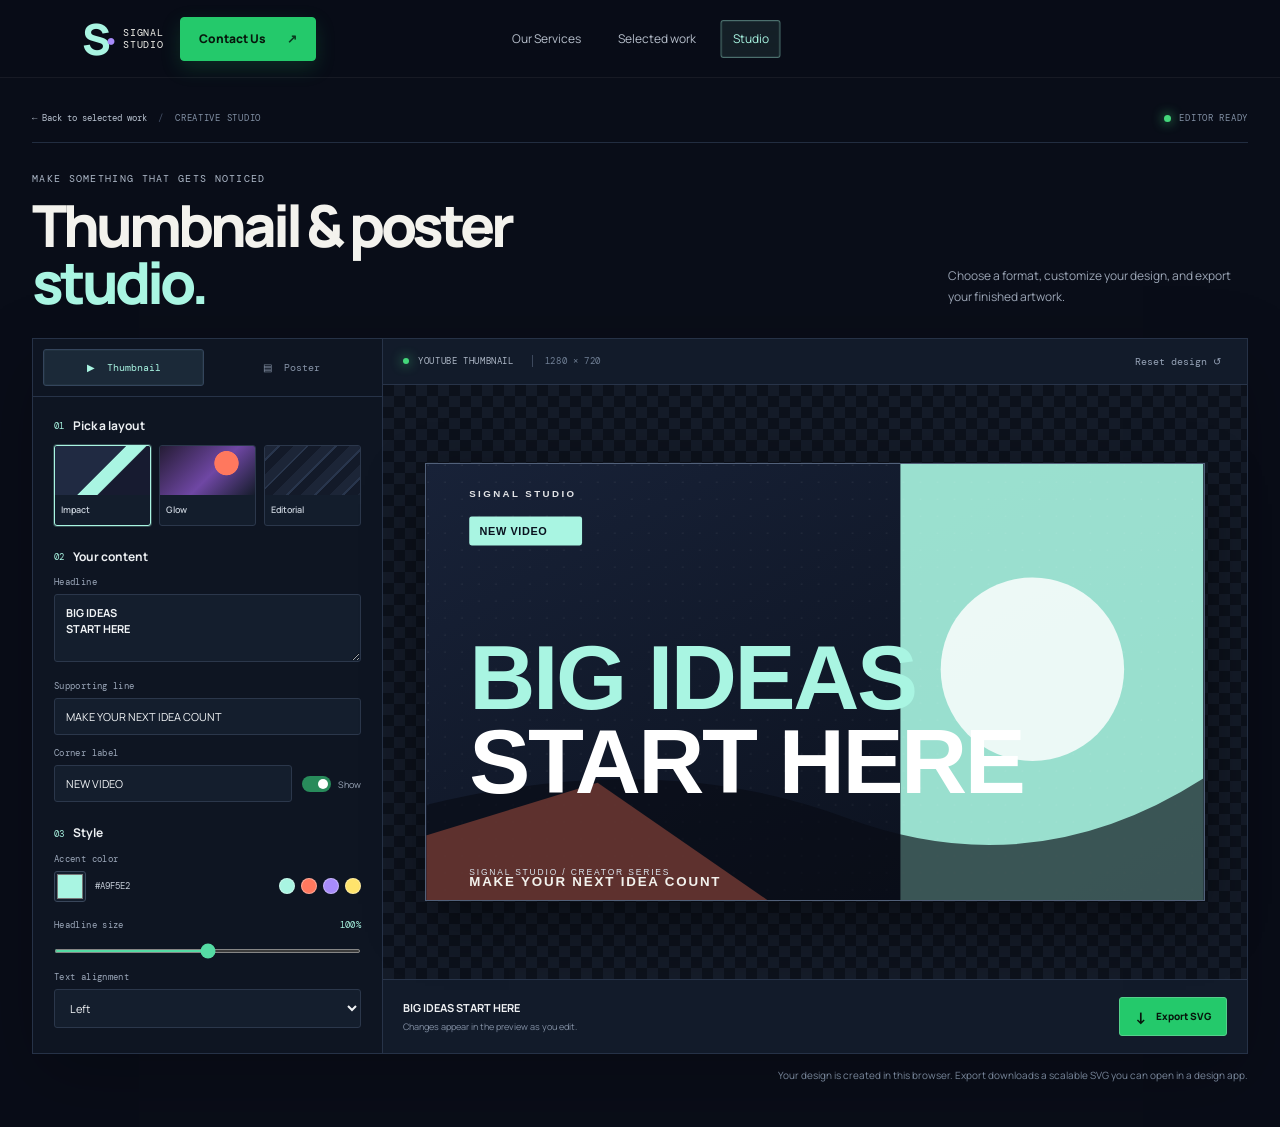
<file: studio.html>
<!doctype html>
<html lang="en">
<head>
  <meta charset="utf-8">
  <meta name="viewport" content="width=device-width, initial-scale=1">
  <meta name="theme-color" content="#090d18">
  <meta name="description" content="Create and export custom thumbnail and poster designs with the Signal Studio editor.">
  <title>Creative Studio — Signal Studio</title>
  <link rel="preconnect" href="https://fonts.googleapis.com">
  <link rel="preconnect" href="https://fonts.gstatic.com" crossorigin>
  <link href="https://fonts.googleapis.com/css2?family=DM+Mono:wght@400;500&family=Manrope:wght@400;500;600;700;800&display=swap" rel="stylesheet">
  <link href="https://cdn.jsdelivr.net/npm/bootstrap@5.3.3/dist/css/bootstrap.min.css" rel="stylesheet">
  <link rel="stylesheet" href="styles.css">
  <link rel="stylesheet" href="thumbnail-styles.css">
  <link rel="stylesheet" href="studio-editor.css">
</head>
<body class="studio-editor-page">
  <nav class="navbar navbar-expand-lg fixed-top studio-nav" aria-label="Main navigation">
    <div class="container-xl">
      <a class="navbar-brand" href="index.html#top" aria-label="Signal Studio home"><span class="brand-mark">S<span>·</span></span><span class="brand-name">SIGNAL<br>STUDIO</span></a>
      <div class="nav-links d-none d-md-flex ms-auto me-4"><a href="index.html#services">Our Services</a><a href="index.html#work">Selected work</a><a href="studio.html" class="is-active" aria-current="page">Studio</a></div>
      <a class="btn btn-contact d-none d-sm-inline-flex" href="mailto:sreecharanthalapati@gmail.com">Contact Us <span aria-hidden="true">↗</span></a>
      <button class="navbar-toggler ms-2" type="button" data-bs-toggle="collapse" data-bs-target="#mobileNav" aria-controls="mobileNav" aria-expanded="false" aria-label="Toggle navigation"><span class="navbar-toggler-icon"></span></button>
      <div class="collapse navbar-collapse" id="mobileNav"><div class="navbar-nav ms-auto d-md-none"><a class="nav-link" href="index.html#services">Our Services</a><a class="nav-link" href="index.html#work">Selected work</a><a class="nav-link active" href="studio.html" aria-current="page">Studio</a><a class="nav-link" href="mailto:sreecharanthalapati@gmail.com">Contact Us ↗</a></div></div>
    </div>
  </nav>

  <main class="editor-main container-fluid">
    <div class="editor-topline"><div><a href="index.html#work">← Back to selected work</a><span class="editor-divider">/</span><span>CREATIVE STUDIO</span></div><span class="editor-status"><i></i> EDITOR READY</span></div>
    <header class="editor-heading"><div><div class="eyebrow">MAKE SOMETHING THAT GETS NOTICED</div><h1>Thumbnail & poster<br><span>studio.</span></h1></div><p>Choose a format, customize your design, and export your finished artwork.</p></header>

    <section class="editor-shell" aria-label="Thumbnail and poster editor">
      <aside class="editor-controls">
        <div class="format-switch" role="tablist" aria-label="Choose artwork format">
          <button class="format-tab active" id="thumbnailTab" role="tab" aria-selected="true" data-format="thumbnail">▶ &nbsp;Thumbnail</button>
          <button class="format-tab" id="posterTab" role="tab" aria-selected="false" data-format="poster">▤ &nbsp;Poster</button>
        </div>
        <div class="control-content">
          <div class="control-heading"><span>01</span><h2>Pick a layout</h2></div>
          <div class="template-options" id="templateOptions"></div>

          <div class="control-heading control-heading-spaced"><span>02</span><h2>Your content</h2></div>
          <label class="field-label" for="headlineInput">Headline</label>
          <textarea id="headlineInput" class="editor-input headline-input" maxlength="60" rows="2">BIG IDEAS
START HERE</textarea>
          <label class="field-label" for="subtitleInput">Supporting line</label>
          <input id="subtitleInput" class="editor-input" type="text" maxlength="70" value="MAKE YOUR NEXT IDEA COUNT">
          <div class="field-row">
            <div class="field-grow"><label class="field-label" for="badgeInput">Corner label</label><input id="badgeInput" class="editor-input" type="text" maxlength="20" value="NEW VIDEO"></div>
            <label class="toggle-field"><input id="showBadge" type="checkbox" checked><span class="toggle-ui"></span><span>Show</span></label>
          </div>

          <div class="control-heading control-heading-spaced"><span>03</span><h2>Style</h2></div>
          <label class="field-label" for="accentInput">Accent color</label>
          <div class="color-row"><input id="accentInput" class="color-input" type="color" value="#a9f5e2"><span id="accentValue">#A9F5E2</span><div class="swatch-list" aria-label="Quick colors"><button class="swatch" style="--swatch:#a9f5e2" data-color="#a9f5e2" aria-label="Mint"></button><button class="swatch" style="--swatch:#ff785e" data-color="#ff785e" aria-label="Coral"></button><button class="swatch" style="--swatch:#a78bfa" data-color="#a78bfa" aria-label="Violet"></button><button class="swatch" style="--swatch:#ffe36c" data-color="#ffe36c" aria-label="Yellow"></button></div></div>
          <label class="field-label range-label" for="sizeInput"><span>Headline size</span><output id="sizeOutput">100%</output></label>
          <input id="sizeInput" class="editor-range" type="range" min="75" max="125" value="100">
          <label class="field-label" for="alignInput">Text alignment</label>
          <select id="alignInput" class="editor-input"><option value="left">Left</option><option value="center">Center</option></select>
        </div>
      </aside>

      <div class="editor-workspace">
        <div class="canvas-toolbar"><div><span class="canvas-live-dot"></span><span id="canvasFormat">YOUTUBE THUMBNAIL</span><span class="canvas-dimensions" id="canvasDimensions">1280 × 720</span></div><button id="resetButton" class="reset-button" type="button">Reset design ↺</button></div>
        <div class="canvas-stage"><div class="canvas-frame" id="canvasFrame"><svg id="designCanvas" xmlns="http://www.w3.org/2000/svg" role="img" aria-label="Live thumbnail preview"></svg></div></div>
        <div class="canvas-footer"><div><strong id="canvasTitle">Untitled thumbnail</strong><span>Changes appear in the preview as you edit.</span></div><button id="exportButton" class="export-button" type="button"><span>↓</span> Export SVG</button></div>
      </div>
    </section>
    <p class="editor-footnote">Your design is created in this browser. Export downloads a scalable SVG you can open in a design app.</p>
  </main>

  <script src="https://cdn.jsdelivr.net/npm/bootstrap@5.3.3/dist/js/bootstrap.bundle.min.js"></script>
  <script src="studio-editor.js"></script>
</body>
</html>
</file>
<file: styles.css>
:root{--ink:#090d18;--panel:#111827;--panel2:#151e30;--line:#263144;--text:#f3f2ed;--muted:#9ba5b5;--cyan:#a9f5e2;--violet:#a78bfa;--orange:#ff785e;--mono:'DM Mono',monospace;--sans:'Manrope',sans-serif}*{box-sizing:border-box}html{scroll-behavior:smooth;scroll-padding-top:82px}body{margin:0;background:var(--ink);color:var(--text);font-family:var(--sans);font-size:15px;overflow-x:hidden}a{color:inherit;text-decoration:none}.studio-nav{height:78px;background:rgba(9,13,24,.87);backdrop-filter:blur(18px);border-bottom:1px solid rgba(255,255,255,.06)}.studio-nav .container-xl{height:100%}.navbar-brand{display:flex;align-items:center;gap:10px;color:var(--text);padding:0}.brand-mark{font-size:35px;font-weight:800;line-height:1;letter-spacing:-5px;color:var(--cyan)}.brand-mark span{color:var(--violet)}.brand-name{font:9px/1.1 var(--mono);letter-spacing:.08em}.nav-links{display:flex;gap:31px}.nav-links a{font-size:12px;color:#b8c0cd;transition:color .2s}.nav-links a:hover,.text-link:hover{color:var(--cyan)}.btn-contact{border:1px solid #394357;color:var(--text);border-radius:3px;padding:11px 17px;font-size:12px;gap:21px}.btn-contact span{color:var(--cyan)}.btn-contact:hover{background:var(--cyan);color:var(--ink)}.navbar-toggler{border:1px solid #394357;padding:7px}.navbar-toggler-icon{filter:invert(1);width:1.2em}.hero{position:relative;min-height:710px;display:grid;grid-template-columns:1fr 1fr;align-items:center;padding-top:100px;padding-bottom:104px}.hero-copy{position:relative;z-index:2;padding:12px 0 20px}.eyebrow{font:10px var(--mono);letter-spacing:.13em;color:#aeb9c9}.eyebrow span{color:#677285}.eyebrow i,.live-dot{display:inline-block;width:7px;height:7px;background:var(--cyan);border-radius:50%;margin-right:8px;box-shadow:0 0 12px var(--cyan)}h1,h2,h3,p{margin-top:0}.hero h1{font-size:clamp(55px,7vw,96px);line-height:.98;letter-spacing:-.075em;font-weight:700;margin:27px 0 22px}.hero h1 span,.section-heading h2 span,.about-left h2 span,.cta-inner h2 span{color:var(--cyan)}.hero-intro{max-width:410px;font-size:15px;line-height:1.8;color:#a4adbb}.hero-actions{display:flex;align-items:center;gap:26px;margin-top:32px}.btn-primary{border:0;border-radius:2px;background:var(--cyan);color:var(--ink);padding:14px 20px;font-weight:700;font-size:12px;display:inline-flex;align-items:center;gap:28px}.btn-primary:hover{background:#d2fff4;color:var(--ink);transform:translateY(-2px)}.text-link{font-size:12px;font-weight:600;color:#d0d5dc}.text-link span{color:var(--violet);margin-left:7px}.hero-meta{display:flex;gap:28px;margin-top:73px;font:9px var(--mono);letter-spacing:.06em;color:#778296}.hero-meta .live-dot{width:6px;height:6px}.hero-art{height:480px;position:relative;display:grid;place-items:center}.hero-orbit{position:absolute;border:1px solid rgba(169,245,226,.15);border-radius:50%;width:410px;height:410px}.orbit-two{width:495px;height:495px;border-color:rgba(167,139,250,.15)}.art-star{position:absolute;font-size:150px;color:var(--cyan);opacity:.95;z-index:1;transform:translate(94px,-89px);text-shadow:0 0 48px rgba(169,245,226,.12)}.art-slab{position:relative;z-index:2;width:295px;height:366px;background:linear-gradient(145deg,#222c43,#151d30);border:1px solid #44516a;box-shadow:22px 22px 0 rgba(167,139,250,.14);padding:20px 23px;transform:rotate(-5deg);overflow:hidden}.slab-top,.slab-bottom{font:9px var(--mono);letter-spacing:.14em;color:#abb6c7;position:relative;z-index:2}.art-slab strong{position:relative;z-index:2;display:block;font-size:60px;line-height:.88;letter-spacing:-.08em;margin-top:68px}.art-slab strong em{font-style:normal;color:var(--cyan)}.slab-bottom{position:absolute;left:23px;bottom:22px;line-height:1.8}.slab-shape{position:absolute;width:250px;height:250px;border:42px solid var(--violet);border-radius:50%;right:-105px;bottom:-110px;opacity:.85}.art-tag{position:absolute;z-index:3;font:9px/1.5 var(--mono);letter-spacing:.09em}.tag-a{left:8px;top:80px;color:var(--cyan)}.tag-b{right:0;top:137px;color:#9ca7b7}.hero-stamp{position:absolute;z-index:4;right:8%;bottom:35px;width:100px;height:100px;background:var(--orange);border-radius:50%;display:flex;flex-direction:column;justify-content:center;align-items:center;color:#1a1720;font:10px/1.1 var(--mono);letter-spacing:.1em;transform:rotate(11deg)}.hero-stamp span{font-size:19px}.hero-counter{position:absolute;bottom:4px;right:20px;display:flex;gap:12px;align-items:center;font:10px var(--mono);color:#8792a4}.hero-counter i{width:70px;height:1px;background:#424d5f}.scroll-cue{position:absolute;bottom:22px;left:12px;display:flex;gap:13px;align-items:center;color:#8490a2;font:9px var(--mono);letter-spacing:.1em}.scroll-cue b{font-size:16px;color:var(--cyan);font-weight:400}.section-pad{padding:108px 0}.services-section{background:#0d1220;border-top:1px solid #1a2232;border-bottom:1px solid #1a2232}.section-heading{margin-bottom:49px}.section-heading h2,.about-left h2,.cta-inner h2{font-size:clamp(42px,5.4vw,68px);line-height:1;letter-spacing:-.07em;font-weight:700;margin:20px 0 0}.section-heading>div:last-child p{font-size:13px;line-height:1.8;color:var(--muted);max-width:350px;margin-bottom:5px}.service-card{height:100%;min-height:300px;background:#111827;border:1px solid #242e40;padding:24px;position:relative;transition:transform .25s,border-color .25s}.service-card:hover{transform:translateY(-5px);border-color:#59657a}.service-card.featured{background:#141d2d;border-color:#33415a}.service-number{font:9px var(--mono);letter-spacing:.1em;color:#8792a4}.service-icon{position:absolute;right:22px;top:20px;font-size:25px}.icon-play{color:var(--violet)}.icon-star{color:var(--cyan)}.icon-squares{color:var(--orange)}.service-card h3{margin-top:56px;font-size:27px;line-height:1.05;letter-spacing:-.055em}.service-card p{max-width:240px;font-size:12px;line-height:1.7;color:#98a3b3}.service-card>a{position:absolute;right:22px;bottom:20px;color:var(--cyan);font-size:18px}.work-section{background:var(--ink)}.filter-row{border-top:1px solid #252e3e;border-bottom:1px solid #252e3e;padding:12px 0;display:flex;justify-content:space-between;align-items:center;margin-bottom:20px}.filters{display:flex;gap:5px}.filter-btn{background:transparent;color:#8994a6;border:0;padding:9px 13px;font:10px var(--mono);border-radius:2px;transition:all .2s}.filter-btn span{font-size:8px;color:#727e91;margin-left:7px}.filter-btn:hover,.filter-btn.active{background:#1b2637;color:var(--text)}.filter-btn.active span{color:var(--cyan)}.work-count{font:9px var(--mono);letter-spacing:.08em;color:#778296}.portfolio-grid{min-height:200px}.portfolio-col{transition:opacity .2s,transform .3s}.portfolio-item{width:100%;border:1px solid #252f41;background:#111827;padding:0;text-align:left;color:var(--text);overflow:hidden;display:block;transition:border-color .25s,transform .25s}.portfolio-item:hover{border-color:#64738d;transform:translateY(-4px)}.portfolio-image{display:block;width:100%;aspect-ratio:1.78;object-fit:cover;background:#20283a}.portfolio-item.poster .portfolio-image{aspect-ratio:1.25}.portfolio-caption{height:57px;padding:0 14px;display:flex;justify-content:space-between;align-items:center}.portfolio-caption strong{font-size:11px;font-weight:600}.portfolio-caption span{font:9px var(--mono);color:#8792a4}.portfolio-item:hover .portfolio-caption span{color:var(--cyan)}.work-foot{margin-top:28px;padding-top:18px;border-top:1px solid #252e3e;display:flex;justify-content:space-between;color:#7d899b;font:9px var(--mono);letter-spacing:.08em}.work-foot a{color:#cbd2dc;font:11px var(--sans);letter-spacing:0}.work-foot a b{color:var(--cyan);padding-left:9px}.about-section{padding-top:55px;padding-bottom:110px}.about-card{background:#111827;border:1px solid #283246;min-height:450px}.about-left{padding:58px 9%}.about-left h2{margin-bottom:24px}.about-left>p{font-size:13px;color:var(--muted);line-height:1.9;max-width:390px;margin-bottom:30px}.about-right{min-height:400px;background:#141d2c;position:relative;overflow:hidden;border-left:1px solid #283246}.about-graphic{height:100%;min-height:400px;display:grid;place-items:center;position:relative}.about-ring{width:260px;height:260px;border-radius:50%;border:1px solid rgba(169,245,226,.5);box-shadow:0 0 0 26px rgba(169,245,226,.035),0 0 0 54px rgba(167,139,250,.04),inset 0 0 60px rgba(169,245,226,.08);position:relative}.about-ring:before,.about-ring:after{content:'';position:absolute;background:var(--violet)}.about-ring:before{width:150px;height:1px;top:50%;left:50%;transform:translate(-50%,-50%) rotate(45deg)}.about-ring:after{width:1px;height:150px;top:50%;left:50%;transform:translate(-50%,-50%) rotate(45deg)}.about-cross{position:absolute;color:var(--cyan);font-size:98px}.about-label{position:absolute;font:9px/1.7 var(--mono);letter-spacing:.08em;color:#a7b3c4}.label-top{top:36px;left:37px}.label-bottom{bottom:32px;left:37px}.about-index{position:absolute;right:37px;bottom:32px;color:var(--cyan);font:10px var(--mono)}.cta-section{background:var(--cyan);color:var(--ink);padding:90px 0;position:relative;overflow:hidden}.cta-inner{position:relative}.cta-section .eyebrow{color:#41584f}.cta-inner h2{font-size:clamp(58px,8vw,100px);margin:20px 0 30px}.cta-inner h2 span{color:#5664a5}.cta-section .btn-primary{background:var(--ink);color:var(--text)}.cta-section .btn-primary:hover{background:#22283b}.cta-side{position:absolute;right:5%;bottom:0;font:10px/1.8 var(--mono);letter-spacing:.1em;color:#526960}.site-footer{padding:28px 0;background:#080b13;color:#7f8a9a;font:8px var(--mono);letter-spacing:.08em}.footer-brand{font-size:12px;color:var(--text);font-weight:600}.footer-brand span{color:var(--cyan)}.artwork-modal .modal-dialog{max-width:1000px}.artwork-modal .modal-content{background:#111827;border:1px solid #3b465a;border-radius:2px;color:var(--text);overflow:hidden}.modal-close{position:absolute;z-index:3;right:13px;top:8px;background:#090d18;border:1px solid #43506a;color:white;font-size:23px;width:37px;height:37px}.modal-art-wrap{background:#0b101b;display:grid;place-items:center;padding:32px;min-height:350px}.modal-art-wrap img{display:block;max-width:100%;max-height:73vh;object-fit:contain}.modal-info{padding:50px 35px;display:flex;flex-direction:column;justify-content:center}.modal-info .eyebrow{color:var(--cyan)}.modal-info h2{font-size:35px;letter-spacing:-.06em;margin:18px 0}.modal-info p{font-size:12px;line-height:1.8;color:var(--muted)}.modal-index{font:9px var(--mono);color:#758196;margin-top:25px}.modal-backdrop.show{opacity:.86}@media(max-width:991px){.hero{min-height:680px;grid-template-columns:1fr 1fr}.hero h1{font-size:64px}.hero-art{transform:scale(.85)}.hero-meta{flex-direction:column;gap:10px;margin-top:48px}.about-left{padding:45px 7%}}@media(max-width:767px){.studio-nav{height:68px}.hero{display:flex;flex-direction:column;align-items:stretch;padding-top:135px;padding-bottom:80px;min-height:auto}.hero h1{font-size:clamp(59px,14vw,86px)}.hero-intro{font-size:14px}.hero-meta{margin-top:45px}.hero-art{height:390px;transform:scale(.8);transform-origin:center top;margin:-4px -40px -32px}.hero-orbit{width:340px;height:340px}.orbit-two{width:410px;height:410px}.art-slab{width:260px;height:324px}.art-slab strong{font-size:54px;margin-top:55px}.art-star{font-size:130px}.tag-a{left:0}.tag-b{right:0}.hero-stamp{right:7%;bottom:19px}.scroll-cue{bottom:16px}.section-pad{padding:78px 0}.section-heading{margin-bottom:33px}.section-heading h2{font-size:54px;margin-bottom:16px}.section-heading>div:last-child p{margin-top:17px}.service-card{min-height:260px}.service-card h3{margin-top:45px}.filter-row{align-items:flex-start;gap:12px;flex-direction:column}.work-count{padding-left:13px}.work-foot{gap:12px;flex-direction:column}.portfolio-item.poster .portfolio-image{aspect-ratio:1.35}.about-section{padding-top:10px;padding-bottom:78px}.about-left{padding:40px 27px}.about-right{border-left:0;border-top:1px solid #283246;min-height:320px}.about-graphic{min-height:320px}.about-ring{width:210px;height:210px}.about-ring:before{width:120px}.about-ring:after{height:120px}.about-cross{font-size:78px}.cta-section{padding:75px 0}.cta-side{position:static;margin-top:33px}.site-footer .container-xl{gap:13px;justify-content:flex-start!important}.site-footer .container-xl>span:nth-child(2){width:100%;order:3}.modal-art-wrap{min-height:260px;padding:25px 18px}.modal-info{padding:30px 24px}.modal-info h2{font-size:28px}.nav-links{display:none}}@media(prefers-reduced-motion:reduce){*,*:before,*:after{scroll-behavior:auto!important;transition:none!important}}
</file>
<file: thumbnail-styles.css>
.portfolio-visual{display:block;position:relative;overflow:hidden;background:#101421}
.portfolio-item.thumbnail .portfolio-image{filter:brightness(.79) saturate(1.18);transition:filter .3s,transform .45s}
.portfolio-item.thumbnail:hover .portfolio-image{filter:brightness(.92) saturate(1.28);transform:scale(1.035)}
.thumbnail-overlay{position:absolute;inset:0;display:flex;flex-direction:column;align-items:flex-start;justify-content:center;padding:7% 6%;text-align:left;background:linear-gradient(90deg,rgba(7,10,19,.78),rgba(7,10,19,.08) 80%),linear-gradient(0deg,rgba(7,10,19,.3),transparent 62%);color:white;text-shadow:0 2px 7px rgba(0,0,0,.8);text-transform:uppercase;line-height:.91;letter-spacing:-.045em}
.thumbnail-overlay span{font-size:clamp(15px,2vw,26px);font-weight:800;color:#ffe36c}
.thumbnail-overlay b{font-size:clamp(20px,3vw,39px);font-weight:900;max-width:78%;margin-top:4px}
.thumbnail-overlay i{position:absolute;right:6%;top:8%;width:34px;height:34px;border-radius:50%;display:grid;place-items:center;background:#ff3d42;color:white;text-shadow:none;font-size:12px;font-style:normal;padding-left:2px;box-shadow:0 2px 12px #1118}
.thumbnail-preview{position:relative}
.thumbnail-preview #modalImage{width:100%;height:auto;max-height:73vh;object-fit:contain;filter:brightness(.78) saturate(1.16)}
.modal-preview-title{display:none}
.thumbnail-preview .modal-preview-title{display:block;position:absolute;left:9%;top:50%;transform:translateY(-50%);max-width:72%;font-size:clamp(28px,4.7vw,56px);line-height:.94;letter-spacing:-.055em;font-weight:900;text-transform:uppercase;color:#fff;text-shadow:0 3px 10px #000;pointer-events:none}
.thumbnail-preview .modal-preview-title::first-line{color:#ffe36c}
.portfolio-item.thumbnail .portfolio-image{filter:none;object-fit:cover}
.portfolio-item.thumbnail:hover .portfolio-image{filter:brightness(.94) saturate(1.12)}
.youtube-reference{position:absolute;left:9px;top:9px;z-index:1;padding:5px 7px;background:rgba(9,13,24,.78);border:1px solid rgba(255,255,255,.3);color:#fff;font:8px 'DM Mono',monospace;letter-spacing:.07em}
.modal-source{display:inline-block;color:var(--cyan);font-size:12px;font-weight:700;margin-top:3px}
.modal-source:hover{color:#fff}
.modal-source[hidden]{display:none}
.portfolio-caption strong{max-width:calc(100% - 72px);overflow:hidden;text-overflow:ellipsis;white-space:nowrap}
.portfolio-viewport{overflow-x:auto;overflow-y:hidden;scrollbar-width:none;overscroll-behavior-inline:contain;perspective:1300px;padding:30px 14px 38px;margin:-30px -14px -38px;scroll-behavior:auto;touch-action:pan-x;cursor:grab}
.portfolio-viewport::-webkit-scrollbar{display:none}
.portfolio-viewport:active{cursor:grabbing}
.portfolio-grid{display:flex;flex-wrap:nowrap;align-items:flex-start;gap:16px;width:max-content;min-height:0;margin:0}
.portfolio-col{flex:0 0 clamp(235px,29vw,365px);width:clamp(235px,29vw,365px);max-width:none;padding:0}
.portfolio-col[hidden]{display:none!important}
.portfolio-item{transform-style:preserve-3d;will-change:transform,filter;transition:transform .36s cubic-bezier(.2,.75,.2,1),box-shadow .36s,border-color .25s,filter .3s}
.portfolio-item:hover,.portfolio-item:focus-visible{position:relative;z-index:3;transform:translateY(-9px) translateZ(34px) rotateY(-2.5deg) scale(1.055);border-color:var(--cyan);box-shadow:0 26px 44px rgba(0,0,0,.56),0 0 0 1px rgba(169,245,226,.22)}
.portfolio-viewport:has(.portfolio-item:hover) .portfolio-item:not(:hover){filter:brightness(.58) saturate(.72)}
.portfolio-item:focus-visible{outline:2px solid var(--cyan);outline-offset:3px}
@media(max-width:767px){.portfolio-col{flex-basis:82vw;width:82vw}.portfolio-viewport{padding-top:25px;padding-bottom:32px;margin-top:-25px;margin-bottom:-32px}}
@media(prefers-reduced-motion:reduce){.portfolio-item{transition:none!important;transform:none!important}.portfolio-item:hover,.portfolio-item:focus-visible{transform:none!important}}
.studio-nav .btn-contact{background:#24c96b;border:1px solid #24c96b;color:#07160c;font-weight:800;border-radius:4px;padding:12px 18px;box-shadow:0 7px 20px rgba(36,201,107,.17)}
.studio-nav .btn-contact span{color:#0a3a1e}
.studio-nav .btn-contact:hover,.studio-nav .btn-contact:focus-visible{background:#55e58e;border-color:#55e58e;color:#07160c;box-shadow:0 9px 25px rgba(36,201,107,.3);transform:translateY(-1px)}
.portfolio-all-layout{display:flex;flex-direction:column;gap:19px}
.portfolio-lane{min-width:0}
.portfolio-lane-heading{display:flex;align-items:center;gap:10px;margin:0 14px 0;font:10px 'DM Mono',monospace;letter-spacing:.09em;text-transform:uppercase;color:#aeb9c9}
.portfolio-lane-heading span{color:var(--cyan);font-size:9px}
.portfolio-all-layout .portfolio-viewport{padding-top:19px;padding-bottom:31px;margin-top:-19px;margin-bottom:-31px}
.hero-actions .btn-work{display:inline-flex;align-items:center;gap:24px;padding:14px 20px;border:1px solid #39465c;border-radius:2px;background:#172133;color:var(--text);font-size:12px;font-weight:700}
.hero-actions .btn-work span{color:var(--cyan)}
.hero-actions .btn-work:hover,.hero-actions .btn-work:focus-visible{border-color:#75839b;background:#202c40;color:#fff;transform:translateY(-2px)}
.contact-modal .modal-dialog{max-width:940px}
.contact-modal .modal-content{position:relative;overflow:hidden;border:1px solid #34425a;border-radius:5px;background:#0f1726;color:var(--text);box-shadow:0 28px 90px rgba(0,0,0,.6)}
.contact-modal-body{padding:46px 42px 42px}
.contact-modal-body h2{margin:13px 0 8px;font-size:clamp(32px,5vw,46px);font-weight:800;letter-spacing:-.06em}
.contact-intro{margin-bottom:28px;color:var(--muted);font-size:13px}
.contact-option{height:100%;min-height:185px;display:flex;flex-direction:column;align-items:flex-start;gap:8px;padding:21px 18px;border:1px solid #2b374b;border-radius:3px;background:#141e2e;color:var(--text);text-decoration:none;transition:transform .2s,border-color .2s,background .2s}
.contact-icon{width:35px;height:35px;display:grid;place-items:center;margin-bottom:8px;border-radius:50%;background:rgba(36,201,107,.13);color:#55e58e;font-size:16px}
.contact-label{font:9px var(--mono);letter-spacing:.12em;color:#aab5c5}
.contact-option strong{font-size:14px;font-weight:700;overflow-wrap:anywhere}
.contact-hint{margin-top:auto;color:#98a5b8;font-size:10px}
.contact-action:hover,.contact-action:focus-visible{transform:translateY(-4px);border-color:#55e58e;background:#182638;color:#fff;outline:none;box-shadow:0 12px 27px rgba(0,0,0,.28)}
.studio-nav .container-xl{position:relative}
.studio-nav .nav-links{position:absolute;left:50%;transform:translateX(-50%);gap:13px;margin:0!important}
.studio-nav .btn-contact{margin-left:auto}
@media(max-width:767px){.contact-modal-body{padding:42px 22px 25px}.contact-option{min-height:0;padding:16px}.contact-icon{margin-bottom:2px}}
.navbar-brand{gap:12px}
.brand-mark{font-size:43px;letter-spacing:-6px}
.brand-name{font-size:10px;line-height:1.16}
.nav-links a{display:inline-flex;align-items:center;padding:9px 11px;border:1px solid transparent;border-radius:3px;transition:color .2s,background .2s,border-color .2s,box-shadow .2s}
.nav-links a:hover,.nav-links a:focus-visible,.nav-links a.is-active{color:var(--cyan);background:rgba(169,245,226,.08);border-color:rgba(169,245,226,.38);box-shadow:inset 0 0 0 1px rgba(169,245,226,.08);outline:none}
</file>
<file: studio-editor.css>
.studio-editor-page{min-height:100vh;background:#090d18}
.editor-main{max-width:1500px;padding:112px 32px 44px}
.editor-topline{display:flex;justify-content:space-between;align-items:center;padding-bottom:18px;border-bottom:1px solid #222d40;color:#8290a4;font:9px var(--mono);letter-spacing:.08em}
.editor-topline a{color:#b9c3d0;text-decoration:none;letter-spacing:0}
.editor-topline a:hover{color:var(--cyan)}
.editor-divider{margin:0 11px;color:#455168}
.editor-status{display:flex;align-items:center;gap:8px}
.editor-status i,.canvas-live-dot{width:7px;height:7px;border-radius:50%;background:#44d77b;box-shadow:0 0 12px #44d77b;display:inline-block}
.editor-heading{display:flex;justify-content:space-between;align-items:end;padding:29px 0 27px}
.editor-heading h1{margin:12px 0 0;font-size:clamp(38px,5vw,58px);line-height:.98;letter-spacing:-.07em;font-weight:800}
.editor-heading h1 span{color:var(--cyan)}
.editor-heading>p{max-width:300px;margin:0 0 4px;color:#9ba5b5;font-size:12px;line-height:1.75}
.editor-shell{display:grid;grid-template-columns:minmax(300px,350px) minmax(0,1fr);min-height:680px;border:1px solid #263247;background:#101827;box-shadow:0 24px 70px rgba(0,0,0,.22)}
.editor-controls{border-right:1px solid #273348;background:#0e1522}
.format-switch{display:grid;grid-template-columns:1fr 1fr;border-bottom:1px solid #273348;padding:10px;gap:7px}
.format-tab{border:1px solid transparent;border-radius:3px;background:transparent;padding:11px 8px;color:#8794a8;font:10px var(--mono);transition:.2s}
.format-tab:hover{color:#fff;background:#172133}
.format-tab.active{background:#1b2938;border-color:#34455c;color:var(--cyan);box-shadow:inset 0 0 0 1px rgba(169,245,226,.04)}
.control-content{padding:22px 21px 25px}
.control-heading{display:flex;align-items:center;gap:9px;margin-bottom:12px}
.control-heading>span{font:9px var(--mono);color:var(--cyan)}
.control-heading h2{margin:0;color:#edf0f3;font-size:12px;font-weight:700}
.template-options{display:grid;grid-template-columns:repeat(3,1fr);gap:8px}
.template-option{padding:0;border:1px solid #2b374b;border-radius:3px;background:#131d2c;color:#c6ced8;text-align:left;overflow:hidden;transition:border-color .2s,transform .2s}
.template-option:hover{transform:translateY(-2px);border-color:#718097}
.template-option.active{border-color:var(--cyan);box-shadow:0 0 0 1px rgba(169,245,226,.24)}
.template-swatch{display:block;height:49px;background:linear-gradient(135deg,#202a42 0 49%,#a9f5e2 50% 63%,#171b30 64%)}
.template-option:nth-child(2) .template-swatch{background:radial-gradient(circle at 70% 35%,#ff785e 0 16%,transparent 17%),linear-gradient(135deg,#251c35,#6f47a4 55%,#151c2b)}
.template-option:nth-child(3) .template-swatch{background:repeating-linear-gradient(135deg,#1c2537 0 9px,#28354c 9px 11px,#131a29 11px 20px)}
.template-option strong{display:block;padding:8px 6px;font-size:9px;font-weight:600;white-space:nowrap;overflow:hidden;text-overflow:ellipsis}
.control-heading-spaced{margin-top:24px}
.field-label{display:flex;justify-content:space-between;margin:12px 0 6px;color:#9ca8ba;font:9px var(--mono);letter-spacing:.04em}
.editor-input{width:100%;border:1px solid #2b374b;border-radius:3px;background:#141e2d;color:#f1f4f6;padding:10px 11px;font:11px var(--sans);outline:none}
.editor-input:focus{border-color:#70d9bb;box-shadow:0 0 0 2px rgba(169,245,226,.09)}
.headline-input{min-height:68px;resize:vertical;line-height:1.45;font-weight:700}
.field-row{display:flex;align-items:end;gap:10px}
.field-grow{flex:1;min-width:0}
.toggle-field{display:flex;align-items:center;gap:7px;margin-bottom:10px;color:#9ca8ba;font-size:9px;cursor:pointer}
.toggle-field input{position:absolute;opacity:0}
.toggle-ui{width:29px;height:16px;border-radius:12px;background:#344155;position:relative;transition:.18s}
.toggle-ui:after{content:'';position:absolute;width:10px;height:10px;left:3px;top:3px;border-radius:50%;background:#d5dbe2;transition:.18s}
.toggle-field input:checked+.toggle-ui{background:#288b5b}
.toggle-field input:checked+.toggle-ui:after{transform:translateX(13px);background:#fff}
.color-row{display:flex;align-items:center;gap:9px}
.color-input{width:32px;height:31px;padding:2px;border:1px solid #39465a;border-radius:3px;background:#141e2d;cursor:pointer}
.color-row>span{font:9px var(--mono);color:#c2cad5}
.swatch-list{display:flex;gap:6px;margin-left:auto}
.swatch{width:16px;height:16px;padding:0;border:1px solid rgba(255,255,255,.35);border-radius:50%;background:var(--swatch);cursor:pointer}
.swatch:hover{transform:scale(1.15)}
.range-label{margin-top:17px}
.range-label output{color:var(--cyan)}
.editor-range{width:100%;height:4px;accent-color:#55dba4;cursor:pointer}
.editor-workspace{min-width:0;display:flex;flex-direction:column;background:#121b2a}
.canvas-toolbar,.canvas-footer{display:flex;justify-content:space-between;align-items:center;padding:15px 20px;border-bottom:1px solid #283449;color:#aeb8c7}
.canvas-toolbar>div{display:flex;align-items:center;gap:9px;font:9px var(--mono);letter-spacing:.07em}
.canvas-live-dot{width:6px;height:6px}
.canvas-dimensions{color:#718096;margin-left:9px;padding-left:12px;border-left:1px solid #3c485c}
.reset-button{border:0;background:transparent;color:#96a3b7;font:10px var(--mono)}
.reset-button:hover{color:var(--cyan)}
.canvas-stage{flex:1;display:grid;place-items:center;min-height:440px;padding:38px;background-color:#0c111b;background-image:linear-gradient(45deg,#141b28 25%,transparent 25%),linear-gradient(-45deg,#141b28 25%,transparent 25%),linear-gradient(45deg,transparent 75%,#141b28 75%),linear-gradient(-45deg,transparent 75%,#141b28 75%);background-size:22px 22px;background-position:0 0,0 11px,11px -11px,-11px 0}
.canvas-frame{width:min(100%,780px);aspect-ratio:16/9;border:1px solid #52617a;background:#161c2c;box-shadow:0 22px 55px rgba(0,0,0,.45);transition:aspect-ratio .25s}
.canvas-frame.poster-format{width:min(72%,520px);aspect-ratio:3/4}
#designCanvas{display:block;width:100%;height:100%}
.canvas-footer{border-top:1px solid #283449;border-bottom:0;padding:17px 20px}
.canvas-footer>div{display:flex;flex-direction:column;gap:4px}
.canvas-footer strong{font-size:11px;color:#f0f2f4}
.canvas-footer>div>span{font-size:9px;color:#8390a4}
.export-button{display:inline-flex;align-items:center;gap:9px;border:1px solid #55d18b;border-radius:3px;background:#24c96b;padding:11px 15px;color:#07160c;font-size:10px;font-weight:800;transition:.2s}
.export-button span{font-size:16px;line-height:10px}
.export-button:hover{background:#55e58e;border-color:#55e58e;transform:translateY(-1px)}
.editor-footnote{margin:14px 0 0;color:#78869a;font-size:10px;text-align:right}
@media(max-width:992px){.editor-main{padding-inline:20px}.editor-shell{grid-template-columns:310px minmax(0,1fr)}.canvas-stage{padding:24px;min-height:380px}}
@media(max-width:767px){.editor-main{padding:92px 12px 28px}.editor-topline{font-size:8px}.editor-heading{display:block;padding:25px 0 20px}.editor-heading h1{font-size:42px}.editor-heading>p{margin-top:14px;max-width:420px}.editor-shell{grid-template-columns:1fr}.editor-controls{border-right:0;border-bottom:1px solid #273348}.control-content{padding:18px 16px}.template-options{grid-template-columns:repeat(3,minmax(0,1fr))}.canvas-toolbar{padding:13px 12px}.canvas-toolbar>div{gap:6px;font-size:8px}.canvas-dimensions{margin-left:3px;padding-left:7px}.canvas-stage{min-height:285px;padding:18px 12px}.canvas-frame.poster-format{width:min(72%,300px)}.canvas-footer{padding:13px 12px}.canvas-footer>div>span{max-width:190px;line-height:1.4}.export-button{padding:10px 11px}.editor-footnote{text-align:left;line-height:1.6}}
</file>
